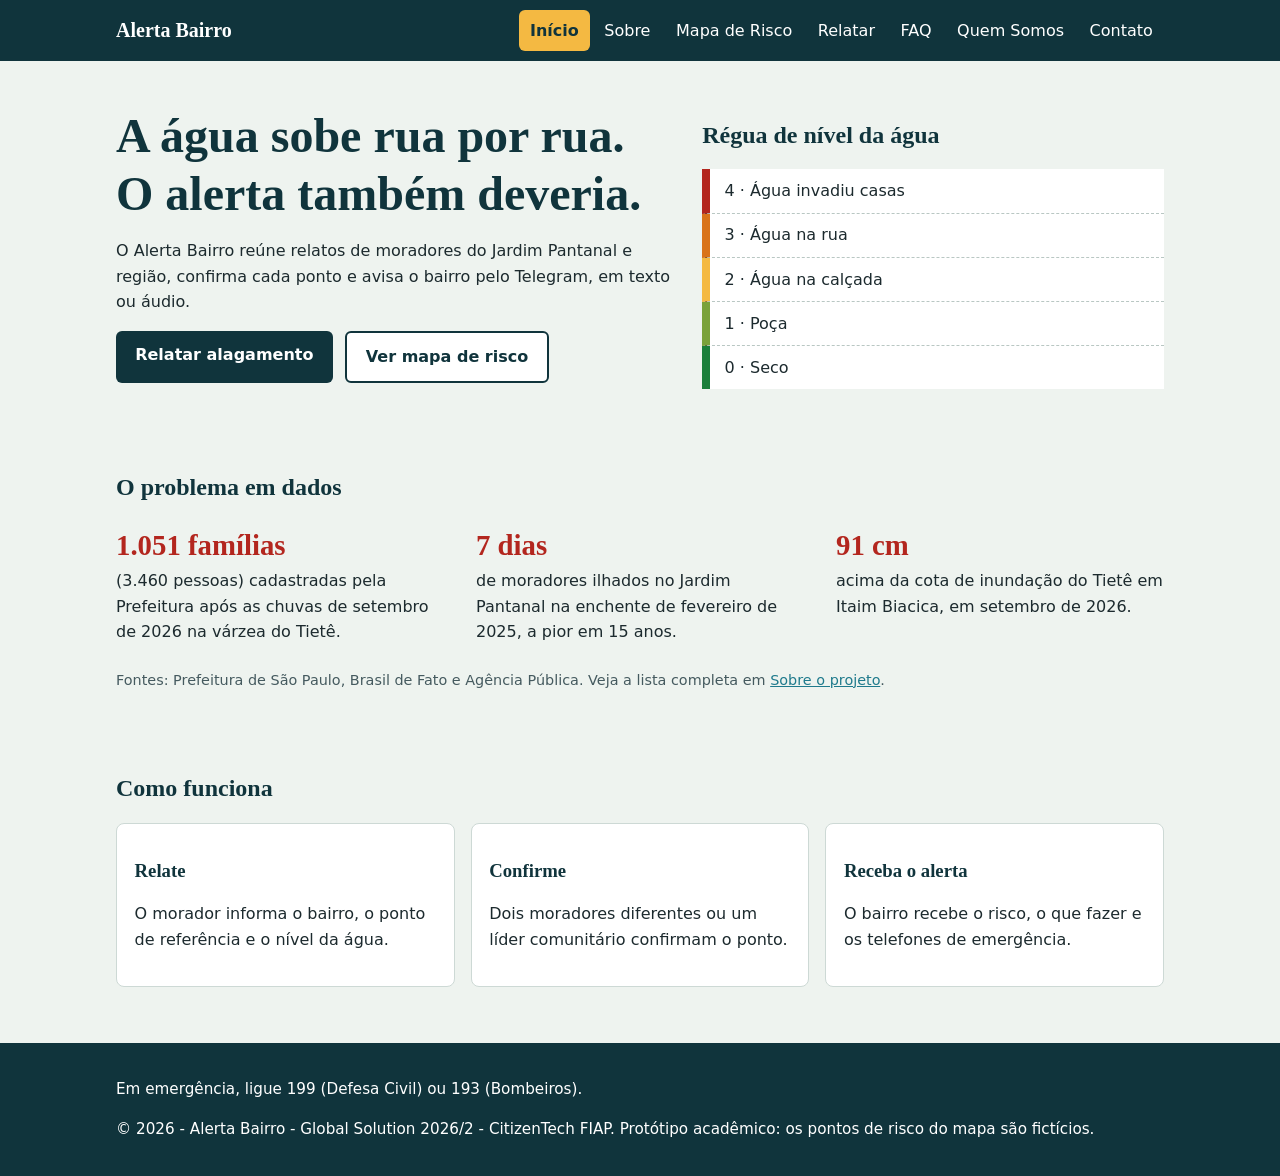
<file: index.html>
<!doctype html>
<html lang="pt-br">
<head>
    <meta charset="UTF-8">
    <meta name="viewport" content="width=device-width, initial-scale=1.0">
    <meta name="description" content="Alerta Bairro: alerta comunitário de enchentes, rua a rua, para o Jardim Pantanal e região.">
    <title>Início | Alerta Bairro</title>
    <link rel="stylesheet" href="css/style.css">
    <link rel="stylesheet" href="css/menu.css">

    <script src="js/menu.js" defer></script>
</head>
<body>

    <a class="pular" href="#conteudo">Pular para o conteúdo</a>

    <header class="cabecalho">
        <div class="container cabecalho-conteudo">
            <a class="marca" href="index.html" aria-label="Alerta Bairro - Página inicial">
                Alerta Bairro
            </a>

            <nav aria-label="Navegação principal">
                <button id="botao-menu" class="hamburguer" type="button"
                        aria-label="Abrir menu" aria-expanded="false" aria-controls="menu">
                    <span></span>
                    <span></span>
                    <span></span>
                </button>

                <ul id="menu" class="menu">
                    <li><a href="index.html" aria-current="page">Início</a></li>
                    <li><a href="sobre.html">Sobre</a></li>
                    <li><a href="mapa-risco.html">Mapa de Risco</a></li>
                    <li><a href="relatar.html">Relatar</a></li>
                    <li><a href="faq.html">FAQ</a></li>
                    <li><a href="integrantes.html">Quem Somos</a></li>
                    <li><a href="contato.html">Contato</a></li>
                </ul>
            </nav>
        </div>
    </header>

    <main id="conteudo">
        <!-- DESTAQUE -->
        <section class="hero container" aria-labelledby="titulo-principal">
            <div class="hero-conteudo">
                <h1 id="titulo-principal">A água sobe rua por rua. O alerta também deveria.</h1>
                <p>
                    O Alerta Bairro reúne relatos de moradores do Jardim Pantanal e região, confirma cada ponto
                    e avisa o bairro pelo Telegram, em texto ou áudio.
                </p>

                <div class="hero-botoes">
                    <a class="botao" href="relatar.html">Relatar alagamento</a>
                    <a class="botao botao-secundario" href="mapa-risco.html">Ver mapa de risco</a>
                </div>
            </div>

            <div>
                <h2>Régua de nível da água</h2>
                <ol class="regua" aria-label="Escala de nível da água">
                    <li class="n4">4 · Água invadiu casas</li>
                    <li class="n3">3 · Água na rua</li>
                    <li class="n2">2 · Água na calçada</li>
                    <li class="n1">1 · Poça</li>
                    <li class="n0">0 · Seco</li>
                </ol>
            </div>
        </section>

        <!-- O PROBLEMA EM DADOS -->
        <section class="secao container" aria-labelledby="titulo-dados">
            <h2 id="titulo-dados">O problema em dados</h2>
            <dl class="dados">
                <div>
                    <dt>1.051 famílias</dt>
                    <dd>(3.460 pessoas) cadastradas pela Prefeitura após as chuvas de setembro de 2026 na várzea do Tietê.</dd>
                </div>
                <div>
                    <dt>7 dias</dt>
                    <dd>de moradores ilhados no Jardim Pantanal na enchente de fevereiro de 2025, a pior em 15 anos.</dd>
                </div>
                <div>
                    <dt>91 cm</dt>
                    <dd>acima da cota de inundação do Tietê em Itaim Biacica, em setembro de 2026.</dd>
                </div>
            </dl>
            <p class="fonte">
                Fontes: Prefeitura de São Paulo, Brasil de Fato e Agência Pública.
                Veja a lista completa em <a href="sobre.html#fontes">Sobre o projeto</a>.
            </p>
        </section>

        <!-- COMO FUNCIONA -->
        <section class="secao container" aria-labelledby="titulo-como-funciona">
            <h2 id="titulo-como-funciona">Como funciona</h2>
            <div class="grade-cards">
                <article class="cartao">
                    <h3>Relate</h3>
                    <p>O morador informa o bairro, o ponto de referência e o nível da água.</p>
                </article>
                <article class="cartao">
                    <h3>Confirme</h3>
                    <p>Dois moradores diferentes ou um líder comunitário confirmam o ponto.</p>
                </article>
                <article class="cartao">
                    <h3>Receba o alerta</h3>
                    <p>O bairro recebe o risco, o que fazer e os telefones de emergência.</p>
                </article>
            </div>
        </section>
    </main>

    <!-- RODAPÉ -->
    <footer class="rodape">
        <div class="container">
            <p>Em emergência, ligue 199 (Defesa Civil) ou 193 (Bombeiros).</p>
            <p class="copyright">&copy; 2026 - Alerta Bairro - Global Solution 2026/2 - CitizenTech FIAP. Protótipo acadêmico: os pontos de risco do mapa são fictícios.</p>
        </div>
    </footer>

</body>
</html>
</file>
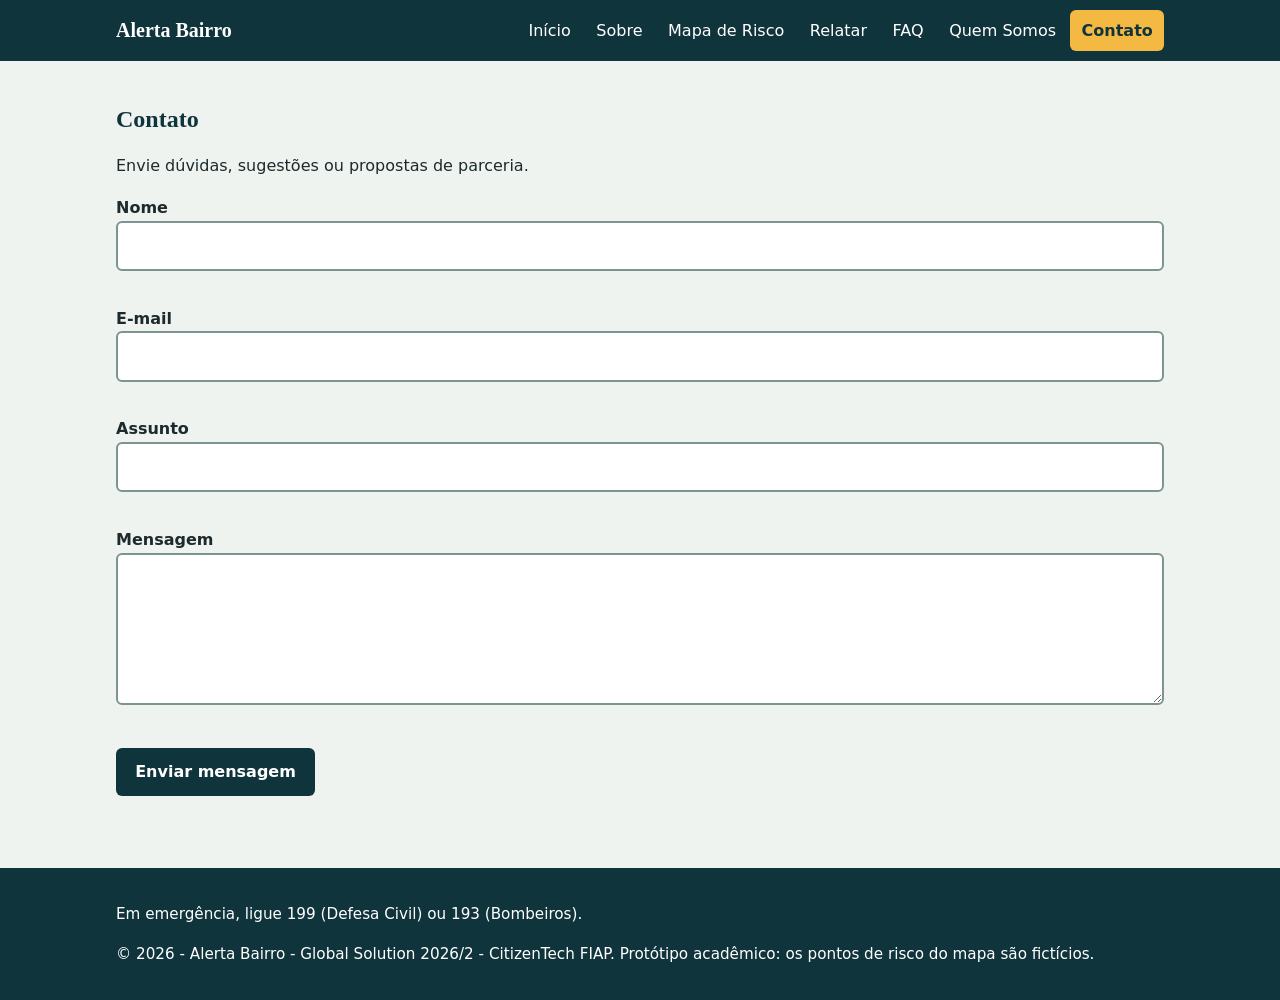
<file: contato.html>
<!doctype html>
<html lang="pt-br">
<head>
    <meta charset="UTF-8">
    <meta name="viewport" content="width=device-width, initial-scale=1.0">
    <meta name="description" content="Alerta Bairro: alerta comunitário de enchentes, rua a rua, para o Jardim Pantanal e região.">
    <title>Contato | Alerta Bairro</title>
    <link rel="icon" href="assets/img/logo.svg" type="image/svg+xml">
    <link rel="stylesheet" href="css/style.css">
    <link rel="stylesheet" href="css/menu.css">

    <script src="js/menu.js" defer></script>
    <script src="js/contato.js" defer></script>
</head>
<body>

    <a class="pular" href="#conteudo">Pular para o conteúdo</a>

    <header class="cabecalho">
        <div class="container cabecalho-conteudo">
            <a class="marca" href="index.html" aria-label="Alerta Bairro - Página inicial">
                Alerta Bairro
            </a>

            <nav aria-label="Navegação principal">
                <button id="botao-menu" class="hamburguer" type="button"
                        aria-label="Abrir menu" aria-expanded="false" aria-controls="menu">
                    <span></span>
                    <span></span>
                    <span></span>
                </button>

                <ul id="menu" class="menu">
                    <li><a href="index.html">Início</a></li>
                    <li><a href="sobre.html">Sobre</a></li>
                    <li><a href="mapa-risco.html">Mapa de Risco</a></li>
                    <li><a href="relatar.html">Relatar</a></li>
                    <li><a href="faq.html">FAQ</a></li>
                    <li><a href="integrantes.html">Quem Somos</a></li>
                    <li><a href="contato.html" aria-current="page">Contato</a></li>
                </ul>
            </nav>
        </div>
    </header>

    <main id="conteudo">
        <!-- TÍTULO DA PÁGINA -->
        <section class="secao container" aria-labelledby="titulo-pagina">
            <h1 id="titulo-pagina">Contato</h1>
            <p>Envie dúvidas, sugestões ou propostas de parceria.</p>

            <form id="form-contato" novalidate>
                <label for="nome">Nome</label>
                <input id="nome" name="nome" type="text" autocomplete="name">
                <span class="erro" id="erro-nome"></span>

                <label for="email">E-mail</label>
                <input id="email" name="email" type="email" autocomplete="email">
                <span class="erro" id="erro-email"></span>

                <label for="assunto">Assunto</label>
                <input id="assunto" name="assunto" type="text">
                <span class="erro" id="erro-assunto"></span>

                <label for="mensagem">Mensagem</label>
                <textarea id="mensagem" name="mensagem" rows="5"></textarea>
                <span class="erro" id="erro-mensagem"></span>

                <p>
                    <button class="botao" type="submit">Enviar mensagem</button>
                </p>
                <p id="aviso-form" class="aviso" role="status" aria-live="polite"></p>
            </form>
        </section>
    </main>

    <!-- RODAPÉ -->
    <footer class="rodape">
        <div class="container">
            <p>Em emergência, ligue 199 (Defesa Civil) ou 193 (Bombeiros).</p>
            <p class="copyright">&copy; 2026 - Alerta Bairro - Global Solution 2026/2 - CitizenTech FIAP. Protótipo acadêmico: os pontos de risco do mapa são fictícios.</p>
        </div>
    </footer>

</body>
</html>
</file>
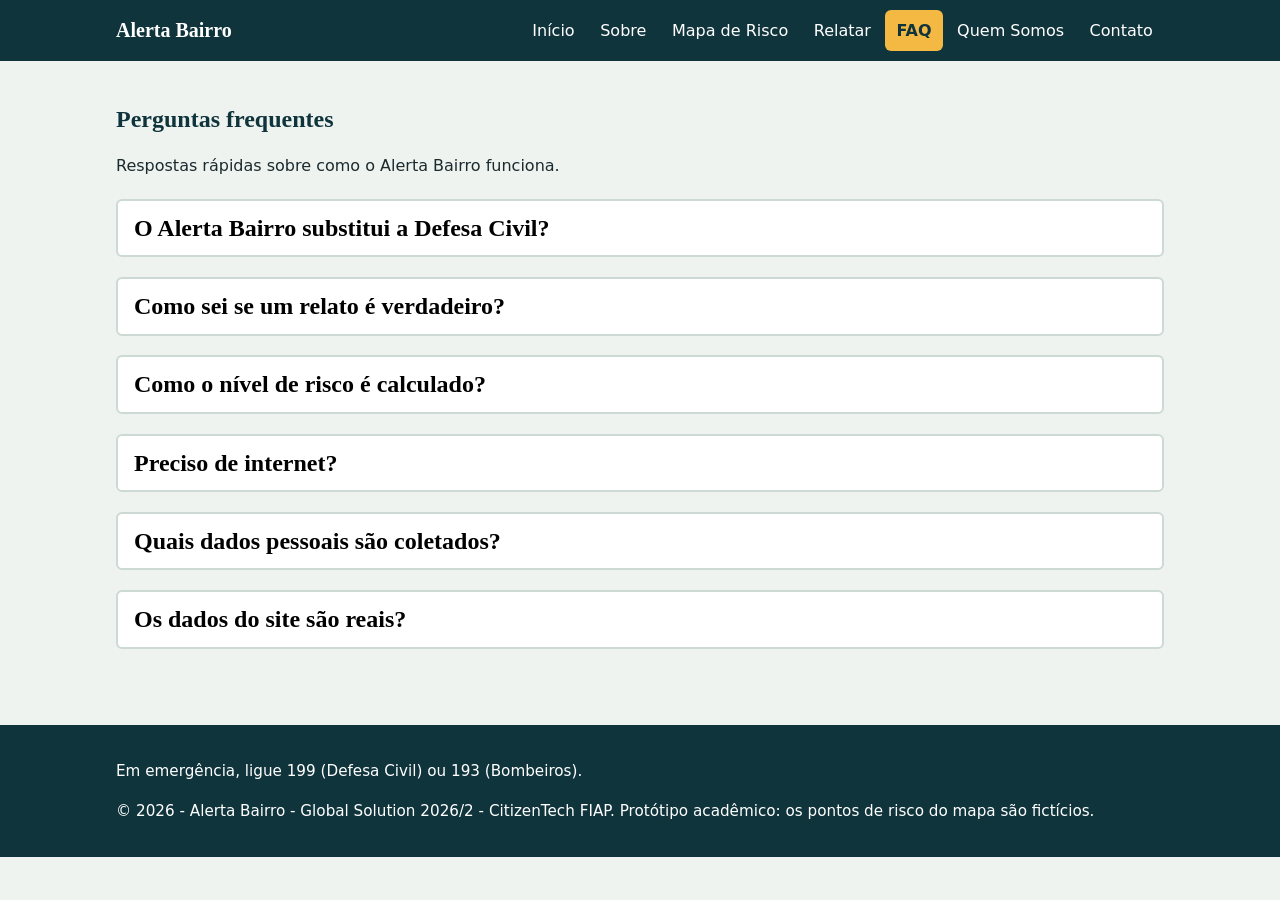
<file: faq.html>
<!doctype html>
<html lang="pt-br">
<head>
    <meta charset="UTF-8">
    <meta name="viewport" content="width=device-width, initial-scale=1.0">
    <meta name="description" content="Alerta Bairro: alerta comunitário de enchentes, rua a rua, para o Jardim Pantanal e região.">
    <title>Perguntas Frequentes | Alerta Bairro</title>
    <link rel="stylesheet" href="css/style.css">
    <link rel="stylesheet" href="css/menu.css">

    <script src="js/menu.js" defer></script>
</head>
<body>

    <a class="pular" href="#conteudo">Pular para o conteúdo</a>

    <header class="cabecalho">
        <div class="container cabecalho-conteudo">
            <a class="marca" href="index.html" aria-label="Alerta Bairro - Página inicial">
                Alerta Bairro
            </a>

            <nav aria-label="Navegação principal">
                <button id="botao-menu" class="hamburguer" type="button"
                        aria-label="Abrir menu" aria-expanded="false" aria-controls="menu">
                    <span></span>
                    <span></span>
                    <span></span>
                </button>

                <ul id="menu" class="menu">
                    <li><a href="index.html">Início</a></li>
                    <li><a href="sobre.html">Sobre</a></li>
                    <li><a href="mapa-risco.html">Mapa de Risco</a></li>
                    <li><a href="relatar.html">Relatar</a></li>
                    <li><a href="faq.html" aria-current="page">FAQ</a></li>
                    <li><a href="integrantes.html">Quem Somos</a></li>
                    <li><a href="contato.html">Contato</a></li>
                </ul>
            </nav>
        </div>
    </header>

    <main id="conteudo">
        <!-- TÍTULO DA PÁGINA -->
        <section class="secao container" aria-labelledby="titulo-pagina">
            <h1 id="titulo-pagina">Perguntas frequentes</h1>
            <p>Respostas rápidas sobre como o Alerta Bairro funciona.</p>

            <h2>
                <button class="acordeao-botao" type="button" aria-expanded="false" aria-controls="faq-1">
                    O Alerta Bairro substitui a Defesa Civil?
                </button>
            </h2>
            <div class="acordeao-painel" id="faq-1" hidden>
                <p>Não. Ele complementa os canais oficiais. Todo alerta crítico orienta ligar para 199 (Defesa Civil) ou 193 (Bombeiros).</p>
            </div>

            <h2>
                <button class="acordeao-botao" type="button" aria-expanded="false" aria-controls="faq-2">
                    Como sei se um relato é verdadeiro?
                </button>
            </h2>
            <div class="acordeao-painel" id="faq-2" hidden>
                <p>Um relato é confirmado quando dois moradores diferentes relatam o mesmo ponto em 30 minutos, ou quando um líder comunitário o valida.</p>
            </div>

            <h2>
                <button class="acordeao-botao" type="button" aria-expanded="false" aria-controls="faq-3">
                    Como o nível de risco é calculado?
                </button>
            </h2>
            <div class="acordeao-painel" id="faq-3" hidden>
                <p>A pontuação é o nível da água (0 a 4) mais 1 ponto se a chuva estiver em 30 mm/h ou mais. De 0 a 1 o risco é baixo, 2 é médio, 3 é alto e 4 é crítico.</p>
            </div>

            <h2>
                <button class="acordeao-botao" type="button" aria-expanded="false" aria-controls="faq-4">
                    Preciso de internet?
                </button>
            </h2>
            <div class="acordeao-painel" id="faq-4" hidden>
                <p>Hoje o serviço usa Telegram e Webchat, que precisam de internet. O envio por SMS é uma evolução prevista.</p>
            </div>

            <h2>
                <button class="acordeao-botao" type="button" aria-expanded="false" aria-controls="faq-5">
                    Quais dados pessoais são coletados?
                </button>
            </h2>
            <div class="acordeao-painel" id="faq-5" hidden>
                <p>Apenas o bairro e um ponto de referência, nunca o GPS exato. O cadastro pede consentimento, conforme a LGPD.</p>
            </div>

            <h2>
                <button class="acordeao-botao" type="button" aria-expanded="false" aria-controls="faq-6">
                    Os dados do site são reais?
                </button>
            </h2>
            <div class="acordeao-painel" id="faq-6" hidden>
                <p>Os números do problema vêm das fontes públicas citadas em Sobre. Os pontos de risco do mapa são fictícios, para demonstração.</p>
            </div>
        </section>
    </main>

    <!-- RODAPÉ -->
    <footer class="rodape">
        <div class="container">
            <p>Em emergência, ligue 199 (Defesa Civil) ou 193 (Bombeiros).</p>
            <p class="copyright">&copy; 2026 - Alerta Bairro - Global Solution 2026/2 - CitizenTech FIAP. Protótipo acadêmico: os pontos de risco do mapa são fictícios.</p>
        </div>
    </footer>

</body>
</html>
</file>
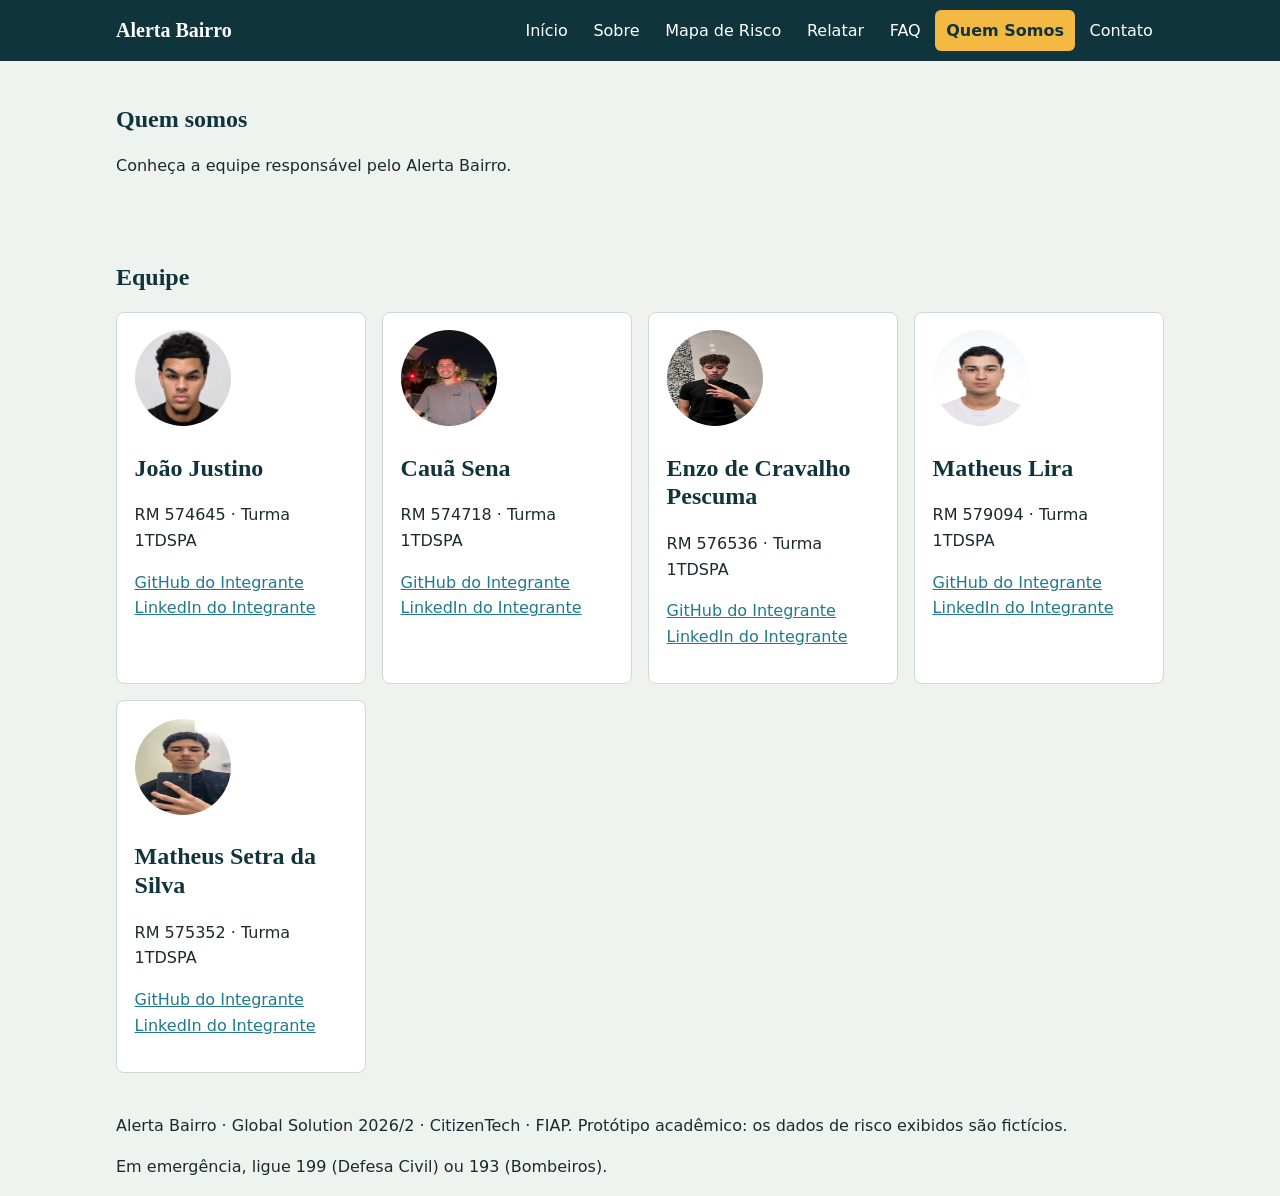
<file: integrantes.html>
<!doctype html>
<html lang="pt-br">
<head>
    <meta charset="UTF-8">
    <meta name="viewport" content="width=device-width, initial-scale=1.0">
    <meta name="description" content="Alerta Bairro: alerta comunitário de enchentes, rua a rua, para o Jardim Pantanal e região.">
    <title>Quem Somos | Alerta Bairro</title>
    <link rel="stylesheet" href="css/style.css">
    <link rel="stylesheet" href="css/menu.css">

    <script src="js/menu.js" defer></script>
</head>
<body>

    <a class="pular" href="#conteudo">Pular para o conteúdo</a>

    <header class="cabecalho">
        <div class="container cabecalho-conteudo">
            <a class="marca" href="index.html" aria-label="Alerta Bairro - Página inicial">
                Alerta Bairro
            </a>

            <nav aria-label="Navegação principal">
                <button id="botao-menu" class="hamburguer" type="button"
                        aria-label="Abrir menu" aria-expanded="false" aria-controls="menu">
                    <span></span>
                    <span></span>
                    <span></span>
                </button>

                <ul id="menu" class="menu">
                    <li><a href="index.html">Início</a></li>
                    <li><a href="sobre.html">Sobre</a></li>
                    <li><a href="mapa-risco.html">Mapa de Risco</a></li>
                    <li><a href="relatar.html">Relatar</a></li>
                    <li><a href="faq.html">FAQ</a></li>
                    <li><a href="integrantes.html" aria-current="page">Quem Somos</a></li>
                    <li><a href="contato.html">Contato</a></li>
                </ul>
            </nav>
        </div>
    </header>

<main id="conteudo">
        <!-- TÍTULO DA PÁGINA -->
        <section class="secao container" aria-labelledby="titulo-pagina">
            <h1 id="titulo-pagina">Quem somos</h1>
            <p>Conheça a equipe responsável pelo Alerta Bairro.</p>
        </section>

        <!-- EQUIPE -->
        <section class="secao container" aria-labelledby="titulo-equipe">
            <h2 id="titulo-equipe">Equipe</h2>
            <div class="grade-cards">
                <article class="cartao">
                    <img class="avatar" src="img/IMG_JOAO_JUSTINO.png" alt="Foto de Integrante 1" width="96" height="96">
                    <h2>João Justino</h2>
                    <p>RM 574645 · Turma 1TDSPA</p>
                    <p>
                        <a href="https://github.com/justinojoao07" target="_blank" rel="noopener">GitHub do Integrante </a><br>
                        <a href="https://www.linkedin.com/in/joão-justino-profile" target="_blank" rel="noopener">LinkedIn do Integrante </a>
                    </p>
                </article>

                 <article class="cartao">
                    <img class="avatar" src="img/IMG_CAUA_SENA.png" alt="Foto de Integrante 2" width="96" height="96">
                    <h2>Cauã Sena</h2>
                    <p>RM 574718 · Turma 1TDSPA</p>
                    <p>
                        <a href="https://github.com/Cauasena13" target="_blank" rel="noopener">GitHub do Integrante </a><br>
                        <a href="https://www.linkedin.com/in/cau%C3%A3-sena/" target="_blank" rel="noopener">LinkedIn do Integrante </a>
                    </p>
                </article>

                <article class="cartao">
                    <img class="avatar" src="img/IMG_ENZO_PESCUMA.png" alt="Foto de Integrante 3" width="96" height="96">
                    <h2>Enzo de Cravalho Pescuma</h2>
                    <p>RM 576536 · Turma 1TDSPA</p>
                    <p>
                        <a href="https://github.com/enzxcp" target="_blank" rel="noopener">GitHub do Integrante </a><br>
                        <a href="https://www.linkedin.com/in/enzo-de-carvalho-pescuma-29510a431/" target="_blank" rel="noopener">LinkedIn do Integrante </a>
                    </p>
                </article>

                <article class="cartao">
                    <img class="avatar" src="img/IMG_MATHEUS_LIRA.png" alt="Foto de Integrante 4" width="96" height="96">
                    <h2>Matheus Lira</h2>
                    <p>RM 579094 · Turma 1TDSPA</p>
                    <p>
                        <a href="https://github.com/MatheusLira-31" target="_blank" rel="noopener">GitHub do Integrante </a><br>
                        <a href="https://www.linkedin.com/in/matheusliracastro" target="_blank" rel="noopener">LinkedIn do Integrante </a>
                    </p>
                </article>

                <article class="cartao">
                    <img class="avatar" src="img/IMG_MATHEUS_SETRA.png" alt="Foto de Integrante 4" width="96" height="96">
                    <h2>Matheus Setra da Silva</h2>
                    <p>RM 575352 · Turma 1TDSPA</p>
                    <p>
                        <a href="https://github.com/ogsxtra" target="_blank" rel="noopener">GitHub do Integrante </a><br>
                        <a href="https://www.linkedin.com/in/matheus-setra-b24444360/" target="_blank" rel="noopener noreferrer">LinkedIn do Integrante </a>
                    </p>
                </article>
            </div>
        </section>

</main>
  <footer>
    <div class="container">
      <p>Alerta Bairro · Global Solution 2026/2 · CitizenTech · FIAP. Protótipo acadêmico: os dados de risco exibidos são fictícios.</p>
      <p>Em emergência, ligue 199 (Defesa Civil) ou 193 (Bombeiros).</p>
    </div>
  </footer>
  
</body>
</html>
</file>
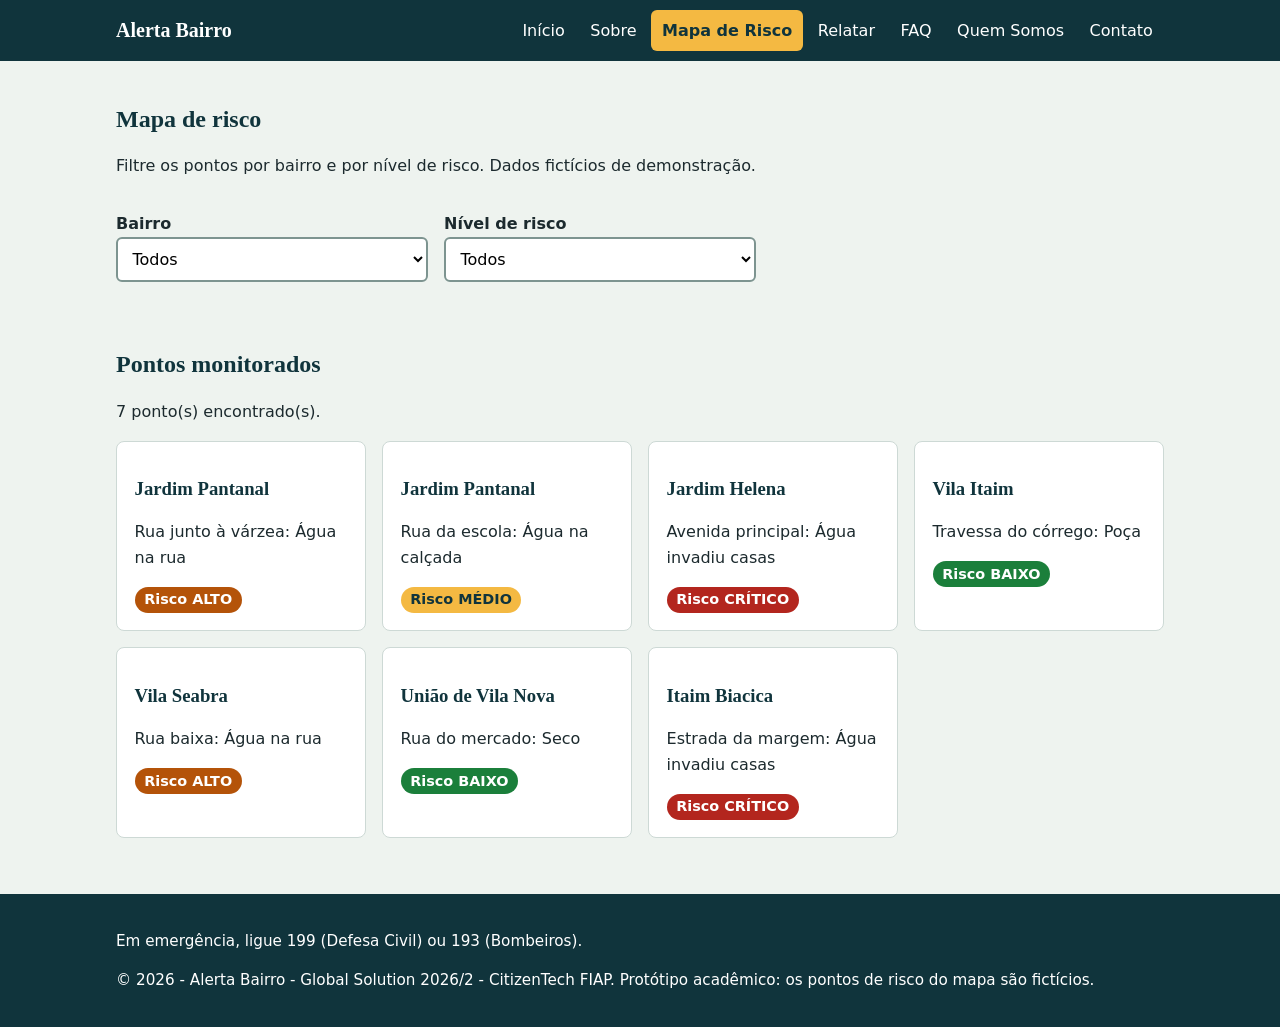
<file: mapa-risco.html>
<!doctype html>
<html lang="pt-br">
<head>
    <meta charset="UTF-8">
    <meta name="viewport" content="width=device-width, initial-scale=1.0">
    <meta name="description" content="Alerta Bairro: alerta comunitário de enchentes, rua a rua, para o Jardim Pantanal e região.">
    <title>Mapa de Risco | Alerta Bairro</title>
    <link rel="stylesheet" href="css/style.css">
    <link rel="stylesheet" href="css/menu.css">

    <script src="js/menu.js" defer></script>
    <script src="js/risco.js" defer></script>
</head>
<body>

    <a class="pular" href="#conteudo">Pular para o conteúdo</a>

    <header class="cabecalho">
        <div class="container cabecalho-conteudo">
            <a class="marca" href="index.html" aria-label="Alerta Bairro - Página inicial">
                Alerta Bairro
            </a>

            <nav aria-label="Navegação principal">
                <button id="botao-menu" class="hamburguer" type="button"
                        aria-label="Abrir menu" aria-expanded="false" aria-controls="menu">
                    <span></span>
                    <span></span>
                    <span></span>
                </button>

                <ul id="menu" class="menu">
                    <li><a href="index.html">Início</a></li>
                    <li><a href="sobre.html">Sobre</a></li>
                    <li><a href="mapa-risco.html" aria-current="page">Mapa de Risco</a></li>
                    <li><a href="relatar.html">Relatar</a></li>
                    <li><a href="faq.html">FAQ</a></li>
                    <li><a href="integrantes.html">Quem Somos</a></li>
                    <li><a href="contato.html">Contato</a></li>
                </ul>
            </nav>
        </div>
    </header>

    <main id="conteudo">
        <!-- TÍTULO DA PÁGINA -->
        <section class="secao container" aria-labelledby="titulo-pagina">
            <h1 id="titulo-pagina">Mapa de risco</h1>
            <p>Filtre os pontos por bairro e por nível de risco. Dados fictícios de demonstração.</p>

            <div class="filtros">
                <div>
                    <label for="filtro-bairro">Bairro</label>
                    <select id="filtro-bairro">
                        <option value="">Todos</option>
                    </select>
                </div>
                <div>
                    <label for="filtro-risco">Nível de risco</label>
                    <select id="filtro-risco">
                        <option value="">Todos</option>
                        <option>BAIXO</option>
                        <option>MÉDIO</option>
                        <option>ALTO</option>
                        <option>CRÍTICO</option>
                    </select>
                </div>
            </div>
        </section>

        <!-- PONTOS MONITORADOS -->
        <section class="secao container" aria-labelledby="titulo-pontos">
            <h2 id="titulo-pontos">Pontos monitorados</h2>
            <p id="contagem" role="status" aria-live="polite"></p>
            <div id="lista-pontos" class="grade-cards"></div>
        </section>
    </main>

    <!-- RODAPÉ -->
    <footer class="rodape">
        <div class="container">
            <p>Em emergência, ligue 199 (Defesa Civil) ou 193 (Bombeiros).</p>
            <p class="copyright">&copy; 2026 - Alerta Bairro - Global Solution 2026/2 - CitizenTech FIAP. Protótipo acadêmico: os pontos de risco do mapa são fictícios.</p>
        </div>
    </footer>

</body>
</html>
</file>
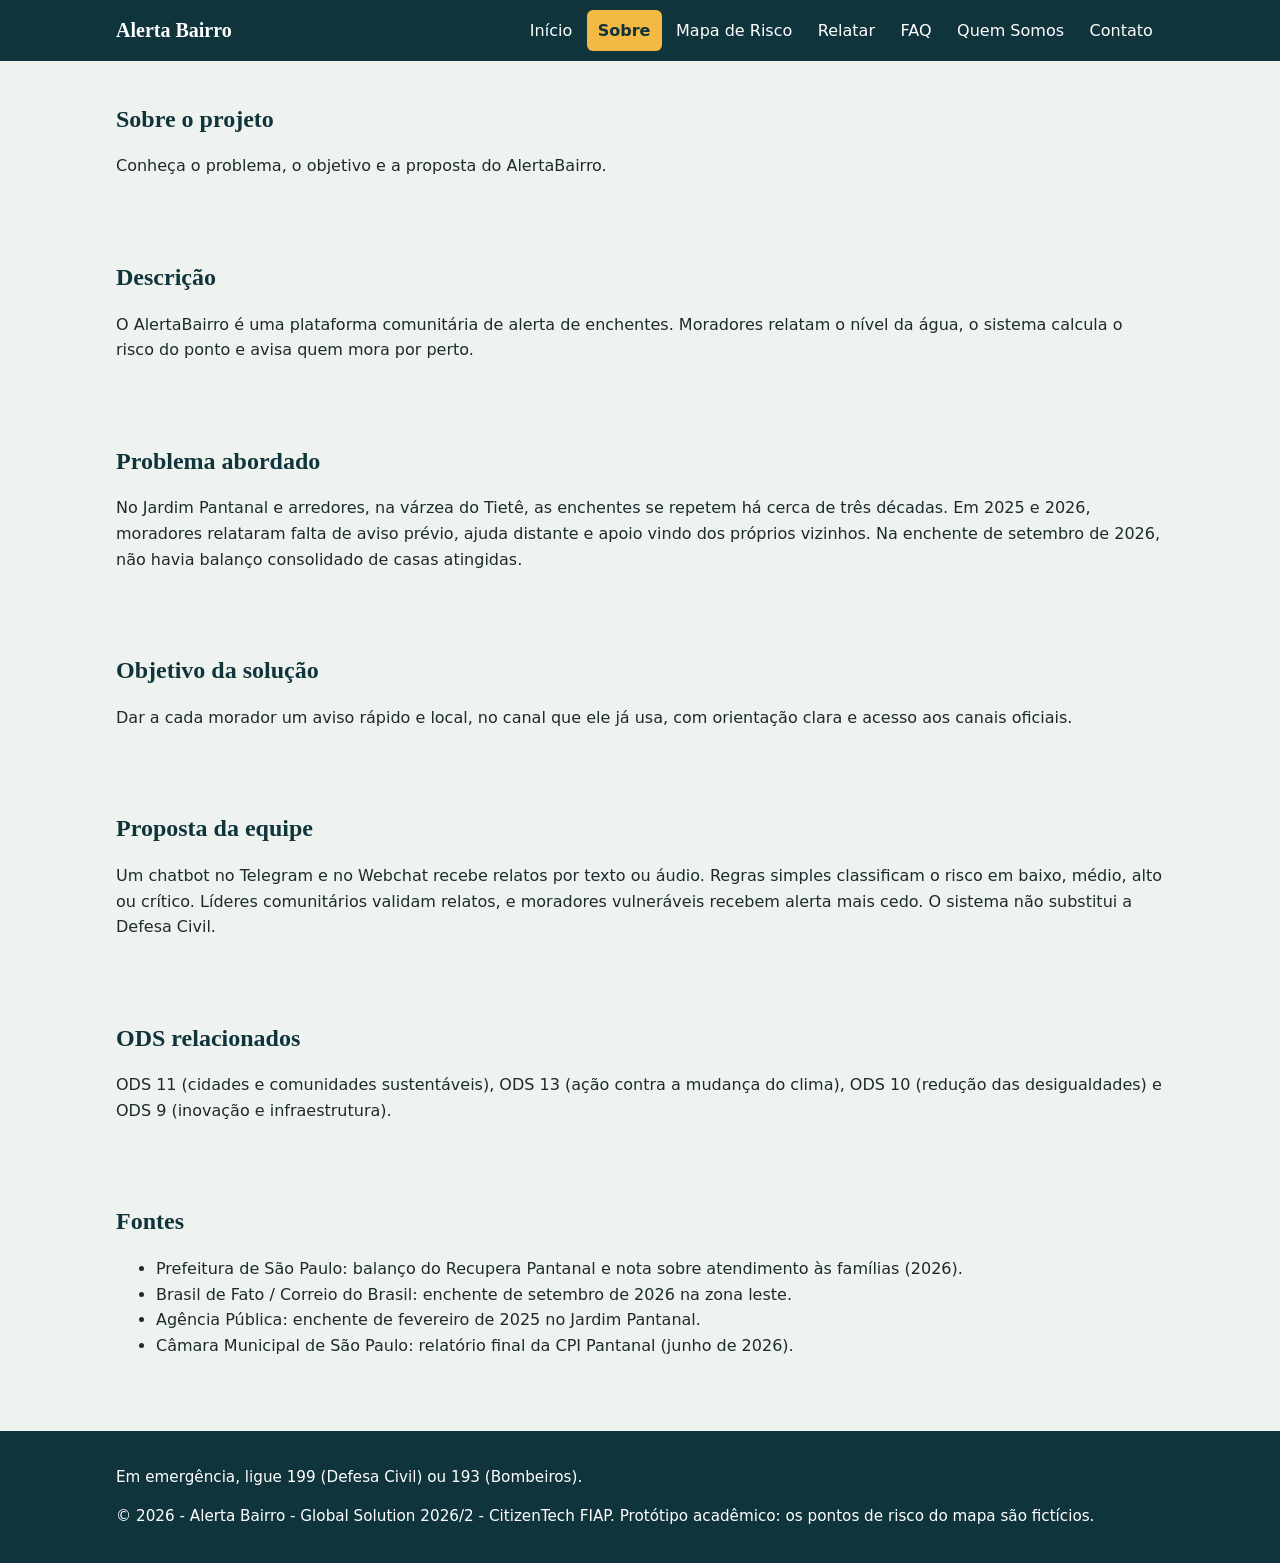
<file: sobre.html>
<!doctype html>
<html lang="pt-br">
<head>
    <meta charset="UTF-8">
    <meta name="viewport" content="width=device-width, initial-scale=1.0">
    <meta name="description" content="Alerta Bairro: alerta comunitário de enchentes, rua a rua, para o Jardim Pantanal e região.">
    <title>Sobre o Projeto | Alerta Bairro</title>
    <link rel="stylesheet" href="css/style.css">
    <link rel="stylesheet" href="css/menu.css">

    <script src="js/menu.js" defer></script>
</head>
<body>

    <a class="pular" href="#conteudo">Pular para o conteúdo</a>

    <header class="cabecalho">
        <div class="container cabecalho-conteudo">
            <a class="marca" href="index.html" aria-label="Alerta Bairro - Página inicial">
                Alerta Bairro
            </a>

            <nav aria-label="Navegação principal">
                <button id="botao-menu" class="hamburguer" type="button"
                        aria-label="Abrir menu" aria-expanded="false" aria-controls="menu">
                    <span></span>
                    <span></span>
                    <span></span>
                </button>

                <ul id="menu" class="menu">
                    <li><a href="index.html">Início</a></li>
                    <li><a href="sobre.html" aria-current="page">Sobre</a></li>
                    <li><a href="mapa-risco.html">Mapa de Risco</a></li>
                    <li><a href="relatar.html">Relatar</a></li>
                    <li><a href="faq.html">FAQ</a></li>
                    <li><a href="integrantes.html">Quem Somos</a></li>
                    <li><a href="contato.html">Contato</a></li>
                </ul>
            </nav>
        </div>
    </header>

    <main id="conteudo">
        <!-- TÍTULO DA PÁGINA -->
        <section class="secao container" aria-labelledby="titulo-pagina">
            <h1 id="titulo-pagina">Sobre o projeto</h1>
            <p>Conheça o problema, o objetivo e a proposta do AlertaBairro.</p>
        </section>

        <!-- DESCRIÇÃO -->
        <section class="secao container" aria-labelledby="titulo-descricao">
            <h2 id="titulo-descricao">Descrição</h2>
            <p>O AlertaBairro é uma plataforma comunitária de alerta de enchentes. Moradores relatam o nível da água, o sistema calcula o risco do ponto e avisa quem mora por perto.</p>
        </section>

        <!-- PROBLEMA ABORDADO -->
        <section class="secao container" aria-labelledby="titulo-problema">
            <h2 id="titulo-problema">Problema abordado</h2>
            <p>
                No Jardim Pantanal e arredores, na várzea do Tietê, as enchentes se repetem há cerca de três décadas.
                Em 2025 e 2026, moradores relataram falta de aviso prévio, ajuda distante e apoio vindo dos próprios vizinhos.
                Na enchente de setembro de 2026, não havia balanço consolidado de casas atingidas.
            </p>
        </section>

        <!-- OBJETIVO DA SOLUÇÃO -->
        <section class="secao container" aria-labelledby="titulo-objetivo">
            <h2 id="titulo-objetivo">Objetivo da solução</h2>
            <p>Dar a cada morador um aviso rápido e local, no canal que ele já usa, com orientação clara e acesso aos canais oficiais.</p>
        </section>

        <!-- PROPOSTA DA EQUIPE -->
        <section class="secao container" aria-labelledby="titulo-proposta">
            <h2 id="titulo-proposta">Proposta da equipe</h2>
            <p>
                Um chatbot no Telegram e no Webchat recebe relatos por texto ou áudio.
                Regras simples classificam o risco em baixo, médio, alto ou crítico.
                Líderes comunitários validam relatos, e moradores vulneráveis recebem alerta mais cedo.
                O sistema não substitui a Defesa Civil.
            </p>
        </section>

        <!-- ODS RELACIONADOS -->
        <section class="secao container" aria-labelledby="titulo-ods">
            <h2 id="titulo-ods">ODS relacionados</h2>
            <p>ODS 11 (cidades e comunidades sustentáveis), ODS 13 (ação contra a mudança do clima), ODS 10 (redução das desigualdades) e ODS 9 (inovação e infraestrutura).</p>
        </section>

        <!-- FONTES -->
        <section id="fontes" class="secao container" aria-labelledby="titulo-fontes">
            <h2 id="titulo-fontes">Fontes</h2>
            <ul>
                <li>Prefeitura de São Paulo: balanço do Recupera Pantanal e nota sobre atendimento às famílias (2026).</li>
                <li>Brasil de Fato / Correio do Brasil: enchente de setembro de 2026 na zona leste.</li>
                <li>Agência Pública: enchente de fevereiro de 2025 no Jardim Pantanal.</li>
                <li>Câmara Municipal de São Paulo: relatório final da CPI Pantanal (junho de 2026).</li>
            </ul>
        </section>
    </main>

    <!-- RODAPÉ -->
    <footer class="rodape">
        <div class="container">
            <p>Em emergência, ligue 199 (Defesa Civil) ou 193 (Bombeiros).</p>
            <p class="copyright">&copy; 2026 - Alerta Bairro - Global Solution 2026/2 - CitizenTech FIAP. Protótipo acadêmico: os pontos de risco do mapa são fictícios.</p>
        </div>
    </footer>

</body>
</html>
</file>
<file: css/style.css>
/* ==========================================================================
   AlertaBairro - folha de estilos única do site
   --------------------------------------------------------------------------
   ÍNDICE
    1. Variáveis de cor
    2. Base (reset, texto, títulos, imagens, links)
    3. Acessibilidade (foco e link "pular para o conteúdo")
    4. Layout geral (container e seções)
    5. Cabeçalho e menu (arquivo css/menu.css)
    6. Botões
    7. Página inicial (destaque, régua de nível, dados)
    8. Cartões e grades
    9. Selos de risco
   10. Formulários
   11. Mensagens de aviso
   12. Filtros do mapa de risco
   13. Acordeão do FAQ
   14. Página de integrantes
   15. Rodapé
   16. Responsividade (media queries)
   ========================================================================== */


/* 1. VARIÁVEIS DE COR
   Todas as cores do site ficam aqui. Para mudar a identidade visual,
   basta alterar estes valores: o resto do arquivo usa var(--nome). */
:root {
    --tinta: #10343c;    /* azul-petróleo escuro: cabeçalho, rodapé e títulos */
    --agua: #1f7a8c;     /* azul água: links e destaques */
    --fundo: #eef3ef;    /* cinza-esverdeado claro: fundo das páginas */
    --lama: #4a3f35;     /* marrom: borda da régua de nível */
    --amarelo: #f4b942;  /* amarelo de alerta: menu ativo, foco e risco médio */
    --perigo: #b3261e;   /* vermelho: erros, números do problema e risco crítico */
    --ok: #1b7f3b;       /* verde: campo válido e risco baixo */
    --texto: #1c2a2e;    /* cor do texto corrido */
}


/* 2. BASE
   Regras que valem para o site inteiro. */
* {
    box-sizing: border-box;  /* padding e borda não aumentam a largura do elemento */
}

body {
    margin: 0;
    font-family: system-ui, -apple-system, "Segoe UI", Roboto, sans-serif;  /* fonte do sistema: carrega rápido */
    color: var(--texto);
    background: var(--fundo);
    line-height: 1.6;  /* espaço entre linhas confortável para leitura */
}

h1, h2, h3 {
    font-family: Georgia, "Times New Roman", serif;  /* títulos com serifa, para dar personalidade */
    line-height: 1.2;
    color: var(--tinta);
}

img {
    max-width: 100%;  /* imagens nunca passam da largura da tela */
    height: auto;
}

a {
    color: var(--agua);
}


/* 3. ACESSIBILIDADE */

/* Contorno amarelo visível quando o elemento é focado pelo teclado (tecla Tab) */
a:focus-visible,
button:focus-visible,
input:focus-visible,
select:focus-visible,
textarea:focus-visible {
    outline: 3px solid var(--amarelo);
    outline-offset: 2px;
}

/* Link "Pular para o conteúdo": escondido fora da tela até receber foco do teclado */
.pular {
    position: absolute;
    left: -999px;
}

.pular:focus {
    left: 1rem;
    top: 1rem;
    background: #fff;
    padding: .5rem;
    z-index: 20;
}


/* 4. LAYOUT GERAL */

/* Centraliza o conteúdo e limita a largura em telas grandes */
.container {
    max-width: 1080px;
    margin: 0 auto;
    padding: 0 1rem;
}

/* Espaçamento vertical entre blocos de conteúdo */
.secao {
    padding-top: 1.5rem;
    padding-bottom: 1.5rem;
}


/* 5. CABEÇALHO E MENU
   Movido para o arquivo css/menu.css (logo, hambúrguer e links de navegação). */


/* 6. BOTÕES */

/* Botão padrão (escuro) */
.botao {
    display: inline-block;
    background: var(--tinta);
    color: #fff;
    font: inherit;
    font-weight: 700;
    padding: .7rem 1.2rem;
    border: 0;
    border-radius: 6px;
    text-decoration: none;
    cursor: pointer;
}

/* Variação clara, com borda: usada como botão secundário */
.botao-secundario {
    background: #fff;
    color: var(--tinta);
    border: 2px solid var(--tinta);
}


/* 7. PÁGINA INICIAL */

/* Destaque do topo: texto à esquerda e régua à direita (duas colunas) */
.hero {
    padding-top: 2.5rem;
    padding-bottom: 2.5rem;
    display: grid;
    gap: 2rem;
    grid-template-columns: 1.2fr 1fr;
    align-items: center;
}

.hero h1 {
    font-size: clamp(2rem, 5vw, 3rem);  /* o tamanho se adapta à largura da tela */
    margin: 0 0 .75rem;
}

/* Botões do destaque, lado a lado, com quebra de linha no celular */
.hero-botoes {
    display: flex;
    flex-wrap: wrap;
    gap: .75rem;
}

/* Régua de nível da água: lista vertical com uma borda marrom, como uma régua de cota */
.regua {
    list-style: none;
    margin: 0;
    padding: 0;
    border-left: 8px solid var(--lama);
    background: #fff;
}

.regua li {
    padding: .55rem .9rem;
    border-bottom: 1px dashed #b9c7c3;
}

.regua li:last-child {
    border-bottom: 0;
}

/* Cor de cada nível da régua (0 = seco ... 4 = invadiu casas).
   A margem negativa faz a faixa colorida cobrir a borda marrom. */
.n0 { border-left: 8px solid #1b7f3b; margin-left: -8px; }
.n1 { border-left: 8px solid #7aa23a; margin-left: -8px; }
.n2 { border-left: 8px solid var(--amarelo); margin-left: -8px; }
.n3 { border-left: 8px solid #d9731a; margin-left: -8px; }
.n4 { border-left: 8px solid var(--perigo); margin-left: -8px; }

/* Bloco "O problema em dados": número grande (dt) e explicação (dd) */
.dados {
    display: grid;
    gap: 1rem 2rem;
    grid-template-columns: repeat(auto-fit, minmax(240px, 1fr));  /* as colunas se ajustam sozinhas */
}

.dados dt {
    font-family: Georgia, serif;
    font-size: 1.8rem;
    font-weight: 700;
    color: var(--perigo);
}

.dados dd {
    margin: 0 0 .5rem;
}

/* Texto pequeno com a citação das fontes */
.fonte {
    font-size: .9rem;
    color: #455a5f;
}


/* 8. CARTÕES E GRADES */

/* Grade que distribui os cartões em quantas colunas couberem na tela */
.grade-cards {
    display: grid;
    gap: 1rem;
    grid-template-columns: repeat(auto-fit, minmax(230px, 1fr));
}

/* Cartão branco com borda suave: usado em "Como funciona", mapa de risco e integrantes */
.cartao {
    background: #fff;
    border: 1px solid #cdd9d5;
    border-radius: 8px;
    padding: 1.1rem;
}


/* 9. SELOS DE RISCO
   O JavaScript (js/risco.js) aplica estas classes conforme o nível calculado. */
.selo {
    display: inline-block;
    padding: .1rem .6rem;
    border-radius: 999px;  /* formato de pílula */
    font-size: .9rem;
    font-weight: 700;
}

.risco-baixo   { background: var(--ok);     color: #fff; }
.risco-medio   { background: var(--amarelo); color: var(--tinta); }
.risco-alto    { background: #b45309;       color: #fff; }
.risco-critico { background: var(--perigo); color: #fff; }


/* 10. FORMULÁRIOS
   Usados nas páginas de contato e de relato. */
label,
legend {
    font-weight: 600;
}

label {
    display: block;
    margin-top: 1rem;
}

/* Campos de texto, listas e áreas de texto ocupam toda a largura */
input,
select,
textarea {
    width: 100%;
    padding: .65rem;
    font: inherit;
    border: 2px solid #7d9490;
    border-radius: 6px;
    background: #fff;
}

/* Botões de opção e caixas de marcação mantêm o tamanho natural */
input[type="radio"],
input[type="checkbox"] {
    width: auto;
    margin-right: .5rem;
}

/* Rótulo de uma opção (rádio ou checkbox): texto normal, menos espaço em cima */
.opcao {
    font-weight: 400;
    margin-top: .4rem;
}

fieldset {
    border: 2px solid #7d9490;
    border-radius: 6px;
    margin: 1rem 0 0;
}

/* Estados de validação, aplicados pelo js/contato.js */
.invalido { border-color: var(--perigo); }
.valido   { border-color: var(--ok); }

/* Mensagem de erro embaixo de cada campo (reserva espaço para a tela não "pular") */
.erro {
    display: block;
    min-height: 1.3em;
    color: var(--perigo);
    font-size: .9rem;
}


/* 11. MENSAGENS DE AVISO
   Caixa de resultado do formulário e do simulador de relato. */
.aviso {
    margin-top: 1rem;
    padding: .8rem 1rem;
    border-radius: 6px;
    font-weight: 600;
}

/* Quando está vazia, a caixa não aparece */
.aviso:empty {
    display: none;
}

.aviso-ok   { background: #d9f0df; color: #124d25; }  /* sucesso */
.aviso-erro { background: #f9dcd9; color: #7a1710; }  /* erro */


/* 12. FILTROS DO MAPA DE RISCO */

/* Dois filtros lado a lado (bairro e nível) */
.filtros {
    display: grid;
    gap: 1rem;
    grid-template-columns: 1fr 1fr;
    max-width: 640px;
}


/* 13. ACORDEÃO DO FAQ
   Cada pergunta é um botão; o js/menu.js mostra e esconde a resposta. */
.acordeao-botao {
    display: block;
    width: 100%;
    text-align: left;
    font: inherit;
    font-weight: 700;
    background: #fff;
    border: 2px solid #cdd9d5;
    border-radius: 6px;
    padding: .8rem 1rem;
    margin-top: .6rem;
    cursor: pointer;
}

/* Pergunta aberta: borda azul */
.acordeao-botao[aria-expanded="true"] {
    border-color: var(--agua);
}

.acordeao-painel {
    padding: .6rem 1rem;
}


/* 14. PÁGINA DE INTEGRANTES */

/* Foto redonda de cada integrante */
.avatar {
    width: 96px;
    height: 96px;
    border-radius: 50%;
    background: #d6e4e0;
}


/* 15. RODAPÉ */
.rodape {
    background: var(--tinta);
    color: #fff;
    padding: 1.2rem 0;
    margin-top: 2rem;
    font-size: .95rem;
}

.rodape a {
    color: #fff;
}


/* 16. RESPONSIVIDADE */

/* Tablets e celulares (até 900 px): o destaque vira uma coluna.
   O comportamento do menu hambúrguer fica em css/menu.css. */
@media (max-width: 900px) {
    .hero {
        grid-template-columns: 1fr;
    }
}

/* Celulares pequenos (até 480 px): filtros um embaixo do outro */
@media (max-width: 480px) {
    .filtros {
        grid-template-columns: 1fr;
    }
}
</file>
<file: css/menu.css>
/* ==========================================================================
   AlertaBairro - cabeçalho e menu de navegação
   --------------------------------------------------------------------------
   ÍNDICE
    1. Cabeçalho
    2. Marca (logo)
    3. Botão hambúrguer
    4. Menu de links
    5. Responsividade do menu
   Usa as variáveis de cor definidas em css/style.css.
   ========================================================================== */


/* 1. CABEÇALHO
   Faixa escura do topo. O conteúdo interno usa a classe .container (style.css). */
.cabecalho {
    background: var(--tinta);
}

/* Logo à esquerda e menu à direita. position: relative serve de
   referência para o menu aberto no celular (seção 5). */
.cabecalho-conteudo {
    display: flex;
    align-items: center;
    justify-content: space-between;
    position: relative;
    padding-top: .6rem;
    padding-bottom: .6rem;
}


/* 2. MARCA (LOGO) */
.marca {
    display: flex;
    align-items: center;
    gap: .5rem;
    color: #fff;
    text-decoration: none;
    font-family: Georgia, serif;
    font-size: 1.25rem;
    font-weight: 700;
}


/* 3. BOTÃO HAMBÚRGUER
   Escondido no computador. Cada <span> do HTML vira uma das três barras. */
.hamburguer {
    display: none;
    background: none;
    border: 2px solid #fff;
    border-radius: 8px;
    padding: .5rem .55rem;
    cursor: pointer;
}

.hamburguer span {
    display: block;
    width: 24px;
    height: 3px;
    margin: 4px 0;
    background: #fff;
    border-radius: 2px;
}


/* 4. MENU DE LINKS (computador): lista em linha */
.menu {
    list-style: none;
    display: flex;
    flex-wrap: wrap;
    gap: .2rem;
    margin: 0;
    padding: 0;
}

.menu a {
    display: block;
    color: #fff;
    text-decoration: none;
    padding: .5rem .7rem;
    border-radius: 6px;
}

.menu a:hover {
    background: var(--agua);
}

/* Página atual: destacada em amarelo (atributo aria-current no HTML) */
.menu a[aria-current="page"] {
    background: var(--amarelo);
    color: var(--tinta);
    font-weight: 700;
}


/* 5. RESPONSIVIDADE DO MENU
   Até 900 px: aparece o hambúrguer e o menu vira uma lista vertical que
   abre sob o cabeçalho. O js/menu.js adiciona a classe "aberto". */
@media (max-width: 900px) {
    .hamburguer {
        display: block;
    }

    .menu {
        display: none;
        position: absolute;
        top: 100%;
        left: 0;
        right: 0;
        z-index: 10;
        flex-direction: column;
        background: var(--tinta);
        padding: .4rem 1rem .8rem;
    }

    .menu.aberto {
        display: flex;
    }
}
</file>
